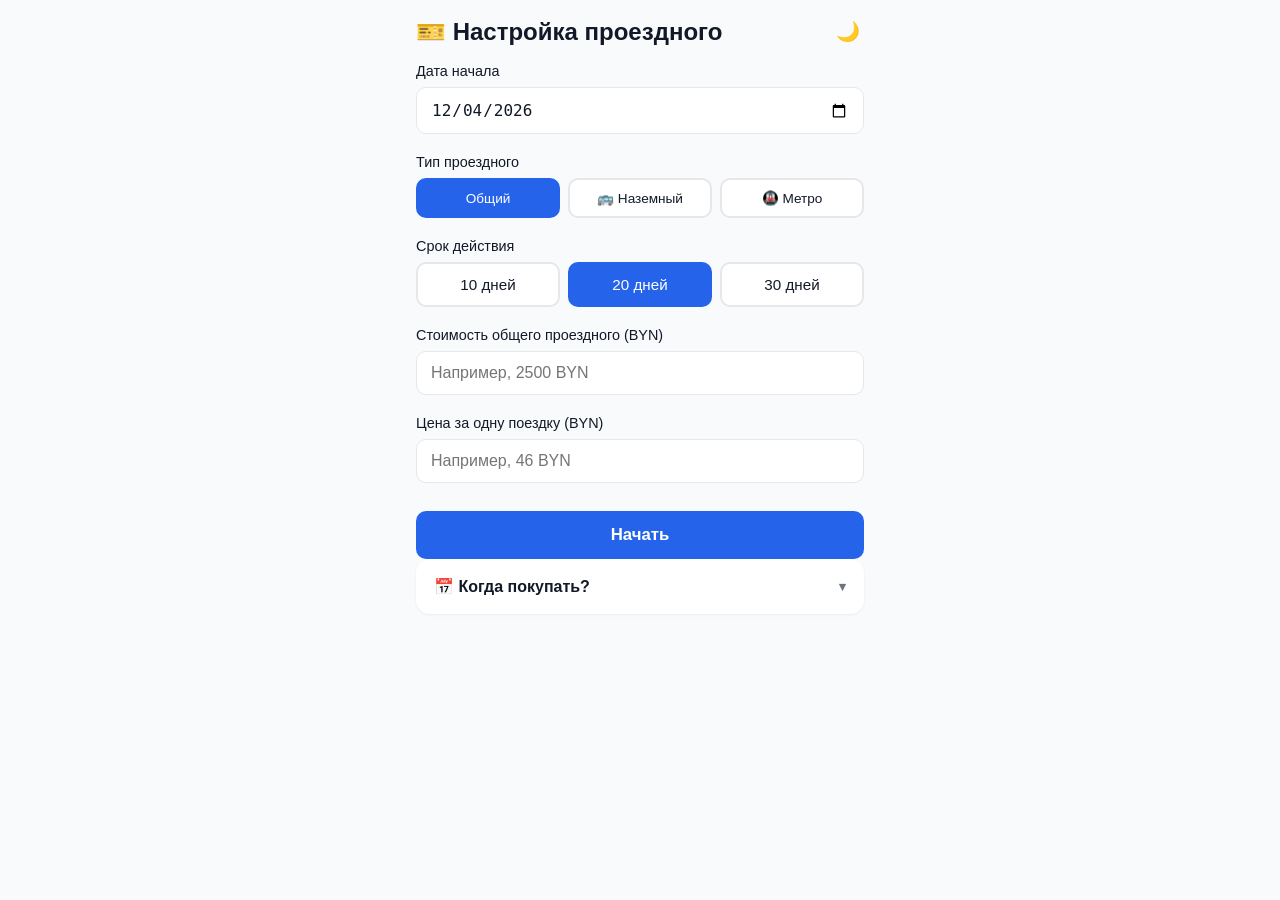
<file: index.html>
<!DOCTYPE html>
<html lang="ru">
<head>
    <meta charset="UTF-8">
    <meta name="viewport" content="width=device-width, initial-scale=1.0, user-scalable=no">
    <meta name="theme-color" content="#2563eb">
    <meta name="apple-mobile-web-app-capable" content="yes">
    <meta name="apple-mobile-web-app-status-bar-style" content="black-translucent">
    <title>Проездной</title>
    <meta http-equiv="Cache-Control" content="no-cache, no-store, must-revalidate">
    <meta http-equiv="Pragma" content="no-cache">
    <meta http-equiv="Expires" content="0">
    <link rel="manifest" href="manifest.json?v=9">
    <link rel="icon" href="data:image/svg+xml,<svg xmlns='http://www.w3.org/2000/svg' viewBox='0 0 100 100'><text y='.9em' font-size='90'>🎫</text></svg>">
    <link rel="stylesheet" href="style.css?v=9">
    <script async src="https://www.googletagmanager.com/gtag/js?id=G-JPB0Z3S4Q2"></script>
    <script>window.dataLayer=window.dataLayer||[];function gtag(){dataLayer.push(arguments);}gtag('js',new Date());gtag('config','G-JPB0Z3S4Q2');</script>
</head>
<body>
    <div id="app">
        <div id="screen-track" class="screen active">
            <div class="header">
                <h1>📊 Поездки</h1>
                <div class="header-buttons">
                    <button id="btn-theme" class="btn-theme">🌙</button>
                    <a href="help.html" class="btn-link">Справка</a>
                    <a href="setup.html" class="btn-link" onclick="return confirm('Текущий проездной и все поездки будут сброшены. Продолжить?')">Новый</a>
                </div>
            </div>

            <div id="pass-expired-banner" class="banner hidden">
                Проездной истёк!
            </div>

            <div id="pass-info" class="pass-info-line">
                <span id="pass-info-text"></span>
            </div>

            <div class="card days-card">
                <div class="days-info">
                    <span id="days-passed">0</span> / <span id="days-total">0</span> дней
                </div>
                <div class="progress-bar">
                    <div id="progress-fill" class="progress-fill"></div>
                </div>
                <div id="days-remaining" class="days-remaining"></div>
            </div>

            <div id="trips-card" class="card trips-card">
                <div class="trips-today">
                    <span>Поездок за сегодня: <strong id="today-trips">0</strong></span>
                    <button id="btn-undo" class="btn-undo-inline hidden" onclick="if(confirm('Отменить последнюю поездку?'))this.dispatchEvent(new Event('undo'))">✖️</button>
                </div>
                <div class="trips-buttons">
                    <button id="btn-plus-ground" class="btn-trip-add" data-trip-type="ground">
                        🚌 Наземный
                    </button>
                    <button id="btn-plus-metro" class="btn-trip-add" data-trip-type="metro">
                        🚇 Метро
                    </button>
                </div>
                <div class="trips-total">
                    Всего: <strong id="total-trips">0</strong>
                    <span id="total-breakdown" class="total-breakdown"></span>
                </div>
            </div>

            <div class="card calc-card" id="calc-card">
                <div class="calc-row result">
                    <span id="calc-result-label">Экономия</span>
                    <span id="calc-result-value"></span>
                </div>
                <div class="calc-detail" id="calc-detail"></div>
            </div>

            <div class="ad-block">
                <div id="yandex_rtb_R-A-19479210-1"></div>
            </div>
        </div>
    </div>
    <script>window.yaContextCb=window.yaContextCb||[]</script>
    <script src="https://yandex.ru/ads/system/context.js" async></script>
    <script src="app.js?v=9"></script>
    <script>
        window.yaContextCb.push(function() {
            try {
                Ya.Context.AdvManager.render({
                    "blockId": "R-A-19479210-1",
                    "renderTo": "yandex_rtb_R-A-19479210-1",
                    "type": "feed"
                });
            } catch(e) {}
        });
    </script>
</body>
</html>
</file>
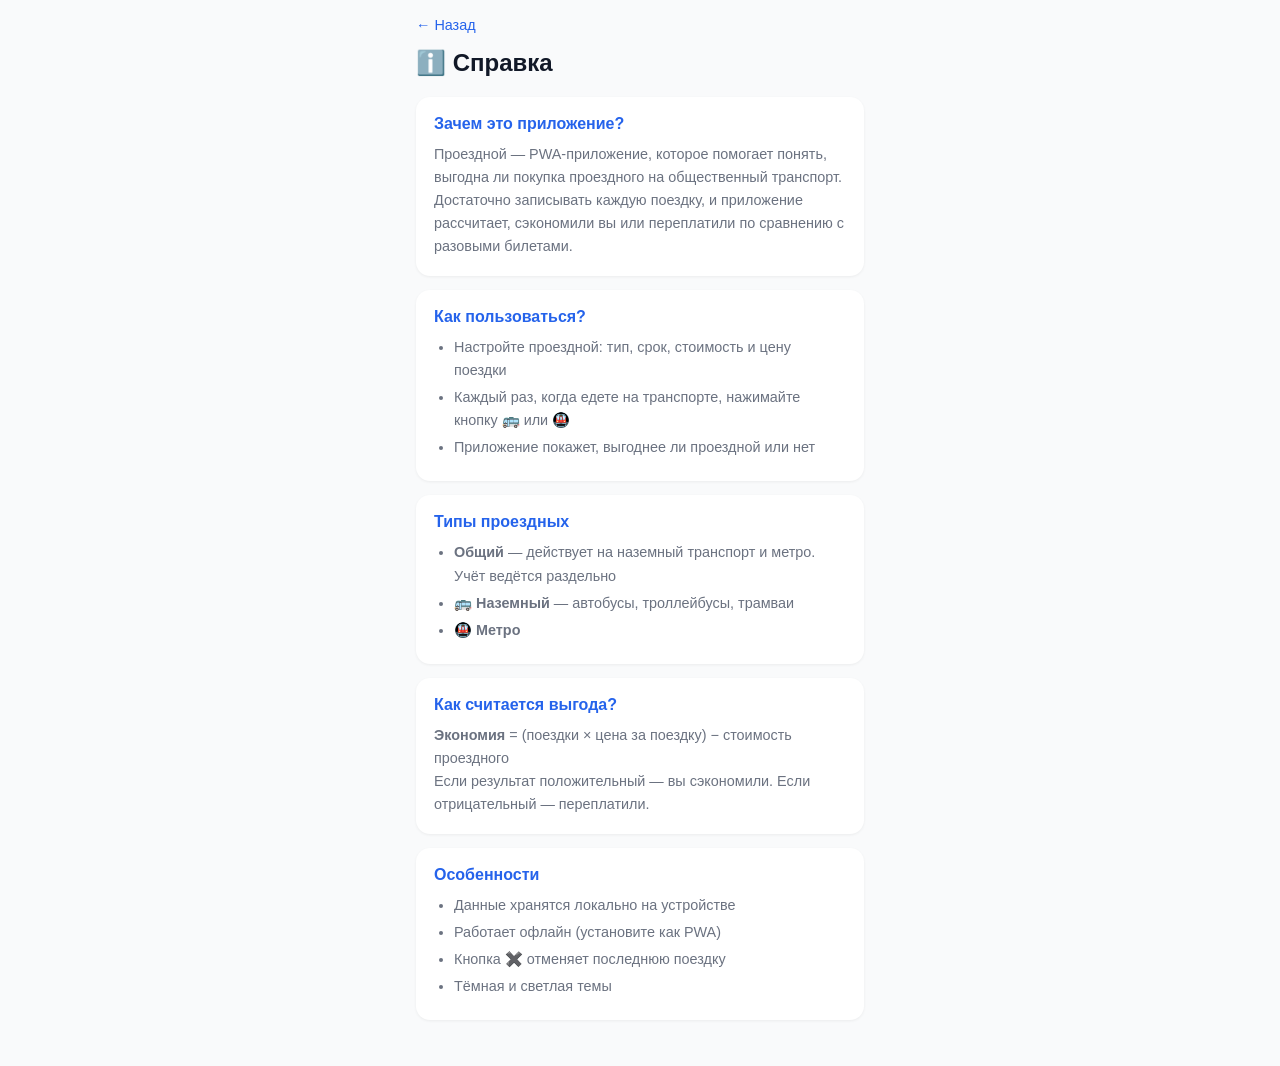
<file: help.html>
<!DOCTYPE html>
<html lang="ru">
<head>
    <meta charset="UTF-8">
    <meta name="viewport" content="width=device-width, initial-scale=1.0, user-scalable=no">
    <meta name="theme-color" content="#2563eb">
    <meta name="apple-mobile-web-app-capable" content="yes">
    <title>Справка</title>
    <link rel="manifest" href="manifest.json">
    <link rel="stylesheet" href="style.css?v=8">
    <script async src="https://www.googletagmanager.com/gtag/js?id=G-JPB0Z3S4Q2"></script>
    <script>window.dataLayer=window.dataLayer||[];function gtag(){dataLayer.push(arguments);}gtag('js',new Date());gtag('config','G-JPB0Z3S4Q2');</script>
    <style>
        .help-card {
            background: var(--card-bg);
            border-radius: 14px;
            padding: 18px;
            margin-bottom: 14px;
            box-shadow: 0 1px 3px rgba(0,0,0,0.06);
        }
        .help-card h3 {
            font-size: 1rem;
            margin-bottom: 10px;
            color: var(--blue);
        }
        .help-card p, .help-card li {
            font-size: 0.9rem;
            color: var(--text-secondary);
            line-height: 1.6;
        }
        .help-card ul {
            padding-left: 20px;
            margin-top: 6px;
        }
        .help-card li {
            margin-bottom: 4px;
        }
        .back-link {
            display: inline-block;
            margin-bottom: 16px;
            color: var(--blue);
            text-decoration: none;
            font-size: 0.9rem;
        }
    </style>
</head>
<body>
    <div id="app">
        <div class="screen active">
            <a href="index.html" class="back-link">← Назад</a>
            <h1>ℹ️ Справка</h1>

            <div class="help-card">
                <h3>Зачем это приложение?</h3>
                <p>Проездной — PWA-приложение, которое помогает понять, выгодна ли покупка проездного на общественный транспорт. Достаточно записывать каждую поездку, и приложение рассчитает, сэкономили вы или переплатили по сравнению с разовыми билетами.</p>
            </div>

            <div class="help-card">
                <h3>Как пользоваться?</h3>
                <ul>
                    <li>Настройте проездной: тип, срок, стоимость и цену поездки</li>
                    <li>Каждый раз, когда едете на транспорте, нажимайте кнопку 🚌 или 🚇</li>
                    <li>Приложение покажет, выгоднее ли проездной или нет</li>
                </ul>
            </div>

            <div class="help-card">
                <h3>Типы проездных</h3>
                <ul>
                    <li><strong>Общий</strong> — действует на наземный транспорт и метро. Учёт ведётся раздельно</li>
                    <li><strong>🚌 Наземный</strong> — автобусы, троллейбусы, трамваи</li>
                    <li><strong>🚇 Метро</strong></li>
                </ul>
            </div>

            <div class="help-card">
                <h3>Как считается выгода?</h3>
                <p><strong>Экономия</strong> = (поездки × цена за поездку) − стоимость проездного</p>
                <p>Если результат положительный — вы сэкономили. Если отрицательный — переплатили.</p>
            </div>

            <div class="help-card">
                <h3>Особенности</h3>
                <ul>
                    <li>Данные хранятся локально на устройстве</li>
                    <li>Работает офлайн (установите как PWA)</li>
                    <li>Кнопка ✖️ отменяет последнюю поездку</li>
                    <li>Тёмная и светлая темы</li>
                </ul>
            </div>
        </div>
    </div>
    <script>
        (function() {
            const THEME_KEY = 'transit_theme';
            const saved = localStorage.getItem(THEME_KEY) || 'light';
            document.documentElement.setAttribute('data-theme', saved);
        })();
    </script>
</body>
</html>
</file>
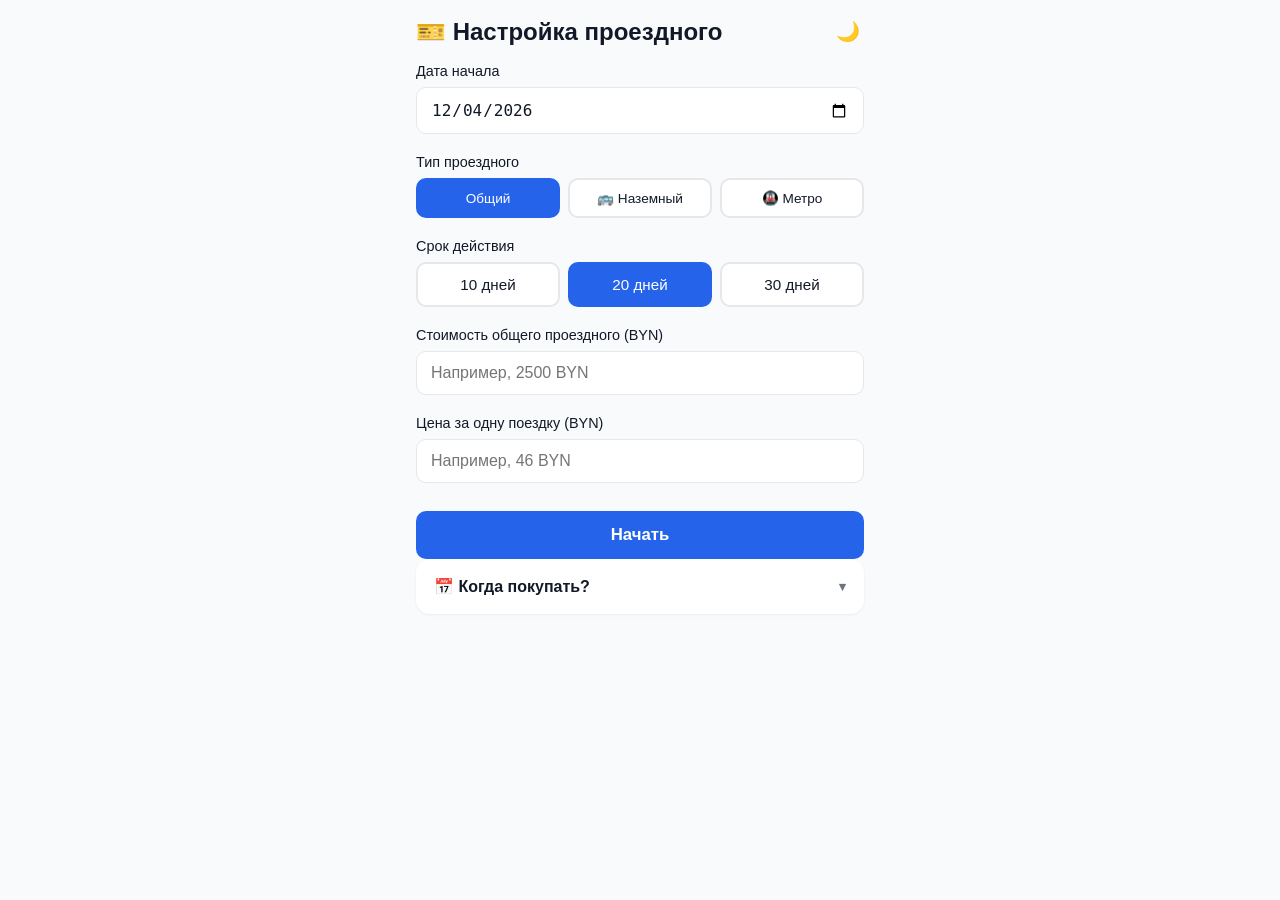
<file: setup.html>
<!DOCTYPE html>
<html lang="ru">
<head>
    <meta charset="UTF-8">
    <meta name="viewport" content="width=device-width, initial-scale=1.0, user-scalable=no">
    <meta name="theme-color" content="#2563eb">
    <meta name="apple-mobile-web-app-capable" content="yes">
    <meta name="apple-mobile-web-app-status-bar-style" content="black-translucent">
    <title>Настройка проездного</title>
    <link rel="manifest" href="manifest.json?v=9">
    <link rel="icon" href="data:image/svg+xml,<svg xmlns='http://www.w3.org/2000/svg' viewBox='0 0 100 100'><text y='.9em' font-size='90'>🎫</text></svg>">
    <meta http-equiv="Cache-Control" content="no-cache, no-store, must-revalidate">
    <meta http-equiv="Pragma" content="no-cache">
    <meta http-equiv="Expires" content="0">
    <link rel="stylesheet" href="style.css?v=9">
    <script async src="https://www.googletagmanager.com/gtag/js?id=G-JPB0Z3S4Q2"></script>
    <script>window.dataLayer=window.dataLayer||[];function gtag(){dataLayer.push(arguments);}gtag('js',new Date());gtag('config','G-JPB0Z3S4Q2');</script>
</head>
<body>
    <div id="app">
        <div class="screen active">
            <div class="header">
                <h1>🎫 Настройка проездного</h1>
                <button id="btn-theme" class="btn-theme">🌙</button>
            </div>
            <div class="form-group">
                <label>Дата начала</label>
                <input type="date" id="start-date">
            </div>
            <div class="form-group">
                <label>Тип проездного</label>
                <div class="type-buttons">
                    <button class="type-btn selected" data-type="universal">Общий</button>
                    <button class="type-btn" data-type="ground">🚌 Наземный</button>
                    <button class="type-btn" data-type="metro">🚇 Метро</button>
                </div>
            </div>
            <div class="form-group">
                <label>Срок действия</label>
                <div class="duration-buttons">
                    <button class="duration-btn" data-days="10">10 дней</button>
                    <button class="duration-btn selected" data-days="20">20 дней</button>
                    <button class="duration-btn" data-days="30">30 дней</button>
                </div>
            </div>
            <div class="form-group" id="price-universal">
                <label>Стоимость общего проездного (BYN)</label>
                <input type="number" id="pass-price-universal" placeholder="Например, 2500 BYN" min="0.01" step="0.01">
            </div>
            <div class="form-group hidden" id="price-single">
                <label>Стоимость проездного на один вид транспорта (BYN)</label>
                <input type="number" id="pass-price-single" placeholder="Например, 1800 BYN" min="0.01" step="0.01">
            </div>
            <div class="form-group">
                <label>Цена за одну поездку (BYN)</label>
                <input type="number" id="trip-price" placeholder="Например, 46 BYN" min="0.01" step="0.01">
            </div>
            <button id="btn-start" class="btn-primary">Начать</button>

            <div class="card calc-card" id="plan-card">
                <div class="calc-summary" id="plan-header" onclick="document.getElementById('plan-dates').classList.toggle('hidden')">
                    <span>📅 Когда покупать?</span>
                    <span class="calc-expand">▾</span>
                </div>
                <div class="calc-details hidden" id="plan-dates"></div>
            </div>
        </div>
    </div>
    <script src="setup.js?v=9"></script>
</body>
</html>
</file>
<file: style.css>
* {
    margin: 0;
    padding: 0;
    box-sizing: border-box;
}

.hidden {
    display: none !important;
}

:root {
    --blue: #2563eb;
    --green: #16a34a;
    --red: #dc2626;
    --gray: #6b7280;
    --light-gray: #f3f4f6;
    --border: #e5e7eb;
    --bg: #f9fafb;
    --card-bg: #ffffff;
    --text: #111827;
    --text-secondary: #6b7280;
}

[data-theme="dark"] {
    --blue: #3b82f6;
    --green: #22c55e;
    --red: #ef4444;
    --gray: #9ca3af;
    --light-gray: #374151;
    --border: #4b5563;
    --bg: #111827;
    --card-bg: #1f2937;
    --text: #f9fafb;
    --text-secondary: #9ca3af;
}

body {
    font-family: -apple-system, BlinkMacSystemFont, 'Segoe UI', Roboto, sans-serif;
    background: var(--bg);
    color: var(--text);
    min-height: 100dvh;
    -webkit-tap-highlight-color: transparent;
}

#app {
    max-width: 480px;
    margin: 0 auto;
    padding: 16px;
    padding-bottom: 32px;
}

.screen {
    display: none;
}

.screen.active {
    display: block;
}

h1 {
    font-size: 1.5rem;
    margin-bottom: 20px;
}

.header {
    display: flex;
    justify-content: space-between;
    align-items: center;
    margin-bottom: 16px;
}

.header-buttons {
    display: flex;
    align-items: center;
    gap: 8px;
}

.header h1 {
    margin-bottom: 0;
}

.btn-link {
    background: none;
    border: none;
    color: var(--text-secondary);
    font-size: 0.85rem;
    cursor: pointer;
    text-decoration: underline;
}

.btn-theme {
    background: none;
    border: none;
    font-size: 1.2rem;
    cursor: pointer;
    padding: 4px;
}

.form-group {
    margin-bottom: 20px;
}

.form-group label {
    display: block;
    font-weight: 500;
    margin-bottom: 8px;
    font-size: 0.9rem;
}

.form-group input[type="date"],
.form-group input[type="number"] {
    width: 100%;
    padding: 12px 14px;
    border: 1px solid var(--border);
    border-radius: 10px;
    font-size: 1rem;
    background: var(--card-bg);
    color: var(--text);
    -webkit-appearance: none;
}

.type-buttons,
.duration-buttons {
    display: flex;
    gap: 8px;
}

.type-btn {
    flex: 1;
    padding: 10px 6px;
    border: 2px solid var(--border);
    border-radius: 10px;
    background: var(--card-bg);
    color: var(--text);
    font-size: 0.85rem;
    font-weight: 500;
    cursor: pointer;
    transition: all 0.15s;
}

.type-btn.selected {
    border-color: var(--blue);
    background: var(--blue);
    color: white;
}

.duration-btn {
    flex: 1;
    padding: 12px;
    border: 2px solid var(--border);
    border-radius: 10px;
    background: var(--card-bg);
    color: var(--text);
    font-size: 0.95rem;
    font-weight: 500;
    cursor: pointer;
    transition: all 0.15s;
}

.duration-btn.selected {
    border-color: var(--blue);
    background: var(--blue);
    color: white;
}

.btn-primary {
    width: 100%;
    padding: 14px;
    background: var(--blue);
    color: white;
    border: none;
    border-radius: 10px;
    font-size: 1.05rem;
    font-weight: 600;
    cursor: pointer;
    margin-top: 8px;
    transition: opacity 0.15s;
}

.btn-primary:active {
    opacity: 0.85;
}

.banner {
    background: #fef3c7;
    color: #92400e;
    padding: 12px 16px;
    border-radius: 10px;
    text-align: center;
    font-weight: 600;
    margin-bottom: 16px;
}

.banner.hidden {
    display: none;
}

.pass-info-line {
    text-align: center;
    font-size: 0.95rem;
    color: var(--text-secondary);
    margin-bottom: 12px;
}

.pass-info-line span {
    font-weight: 600;
    color: var(--text);
}

.card {
    background: var(--card-bg);
    border-radius: 14px;
    padding: 18px;
    margin-bottom: 14px;
    box-shadow: 0 1px 3px rgba(0,0,0,0.06);
}

.days-info {
    font-size: 1.1rem;
    font-weight: 600;
    text-align: center;
    margin-bottom: 12px;
}

.progress-bar {
    width: 100%;
    height: 8px;
    background: var(--light-gray);
    border-radius: 4px;
    overflow: hidden;
    margin-bottom: 8px;
}

.progress-fill {
    height: 100%;
    background: var(--blue);
    border-radius: 4px;
    transition: width 0.3s;
    width: 0%;
}

.days-remaining {
    text-align: center;
    font-size: 0.85rem;
    color: var(--text-secondary);
}

.trips-label {
    text-align: center;
    font-size: 0.9rem;
    color: var(--text-secondary);
    margin-bottom: 10px;
}

.trips-row {
    display: flex;
    gap: 12px;
    margin-bottom: 12px;
}

.trips-row .trips-counter {
    flex: 1;
    flex-direction: column;
    gap: 8px;
}

.trips-counter {
    display: flex;
    align-items: center;
    justify-content: center;
    gap: 24px;
    margin-bottom: 12px;
}

.trips-counter-label {
    font-size: 0.8rem;
    color: var(--text-secondary);
    font-weight: 500;
}

.trips-counter-controls {
    display: flex;
    align-items: center;
    gap: 16px;
}

.trips-counter span {
    font-size: 2.5rem;
    font-weight: 700;
    min-width: 50px;
    text-align: center;
}

.total-breakdown {
    display: block;
    font-size: 0.8rem;
    margin-top: 4px;
    color: var(--text-secondary);
}

.type-select {
    display: flex;
    gap: 8px;
    justify-content: center;
    margin-bottom: 12px;
}

.type-select-btn {
    padding: 8px 14px;
    border: 2px solid var(--border);
    border-radius: 8px;
    background: var(--card-bg);
    font-size: 0.85rem;
    font-weight: 500;
    cursor: pointer;
    transition: all 0.15s;
}

.type-select-btn.selected {
    border-color: var(--blue);
    background: #eff6ff;
    color: var(--blue);
}

.trips-buttons {
    display: flex;
    gap: 10px;
    justify-content: center;
    margin: 12px 0;
}

.btn-trip-add {
    flex: 1;
    display: flex;
    align-items: center;
    justify-content: center;
    gap: 8px;
    padding: 18px 12px;
    border: 2px solid var(--blue);
    border-radius: 14px;
    background: var(--card-bg);
    color: var(--blue);
    font-size: 1rem;
    font-weight: 600;
    cursor: pointer;
    transition: all 0.15s;
}

.btn-trip-add:active {
    background: var(--blue);
    color: var(--card-bg);
}

.btn-trip-add:disabled {
    border-color: var(--border);
    color: var(--border);
    cursor: default;
}

.btn-trip-add:disabled:active {
    background: var(--card-bg);
    color: var(--border);
}

.btn-trip-add.hidden {
    display: none;
}

.btn-trip-plus {
    font-size: 1.4rem;
    font-weight: 700;
}

.trips-today {
    display: flex;
    align-items: center;
    justify-content: space-between;
    font-size: 0.9rem;
    color: var(--text-secondary);
    margin-bottom: 12px;
}

.btn-undo-inline {
    background: none;
    border: none;
    font-size: 1rem;
    cursor: pointer;
    padding: 4px;
    line-height: 1;
    transition: opacity 0.15s;
}

.btn-undo-inline:active {
    opacity: 0.6;
}

.btn-undo-inline.hidden {
    display: none;
}

.trips-total {
    display: flex;
    justify-content: center;
    align-items: center;
    gap: 6px;
    text-align: center;
    font-size: 0.9rem;
    color: var(--text-secondary);
}

.calc-row {
    display: flex;
    justify-content: space-between;
    padding: 8px 0;
    font-size: 0.95rem;
}

.calc-row + .calc-row {
    border-top: 1px solid var(--border);
}

.calc-row.result {
    border-top: 2px solid var(--border);
    margin-top: 4px;
    padding-top: 12px;
    font-weight: 700;
    font-size: 1.05rem;
}

.calc-row.result.positive {
    color: var(--green);
}

.calc-row.result.negative {
    color: var(--red);
}

.calc-row.result.neutral {
    color: var(--gray);
}

.calc-detail {
    text-align: center;
    font-size: 0.8rem;
    color: var(--text-secondary);
    margin-top: 4px;
}

.calc-summary {
    display: flex;
    justify-content: space-between;
    align-items: center;
    cursor: pointer;
    font-size: 1rem;
    font-weight: 600;
}

.calc-summary.positive {
    color: var(--green);
}

.calc-summary.negative {
    color: var(--red);
}

.calc-summary.neutral {
    color: var(--gray);
}

.calc-expand {
    font-size: 0.8rem;
    color: var(--text-secondary);
    transition: transform 0.2s;
}

.calc-details.hidden {
    display: none;
}

.calc-details .calc-row {
    padding: 6px 0;
    font-size: 0.9rem;
}

.history-card h3 {
    font-size: 0.95rem;
    margin-bottom: 12px;
    color: var(--text-secondary);
}

.history-header {
    display: flex;
    justify-content: space-between;
    align-items: center;
    margin-bottom: 12px;
}

.history-header h3 {
    margin-bottom: 0;
}

.trips-history {
    display: flex;
    flex-direction: column;
    gap: 6px;
}

.history-row {
    display: flex;
    justify-content: space-between;
    padding: 6px 0;
    font-size: 0.9rem;
    border-bottom: 1px solid var(--light-gray);
}

.history-row:last-child {
    border-bottom: none;
}

.history-row .date {
    color: var(--text-secondary);
}

.history-row .count {
    font-weight: 600;
}

.no-trips {
    text-align: center;
    color: var(--text-secondary);
    font-size: 0.85rem;
    padding: 12px 0;
}

.ad-block {
    margin-top: 16px;
    text-align: center;
}

.plan-row {
    display: flex;
    justify-content: space-between;
    align-items: center;
    gap: 10px;
    padding: 8px 0;
    font-size: 0.9rem;
    border-bottom: 1px solid var(--light-gray);
}

.plan-row:last-child {
    border-bottom: none;
}

.plan-label {
    font-weight: 600;
    color: var(--green);
    min-width: 100px;
}

.plan-date {
    color: var(--text);
    font-weight: 500;
}

.plan-count {
    color: var(--text-secondary);
    font-size: 0.8rem;
}

.plan-section {
    padding: 10px 0;
    border-bottom: 1px solid var(--border);
}

.plan-section:last-child {
    border-bottom: none;
}

.plan-section-title {
    font-size: 0.9rem;
    font-weight: 700;
    color: var(--text);
    margin-bottom: 6px;
}

.plan-current .plan-section-title {
    color: var(--blue);
}
</file>
